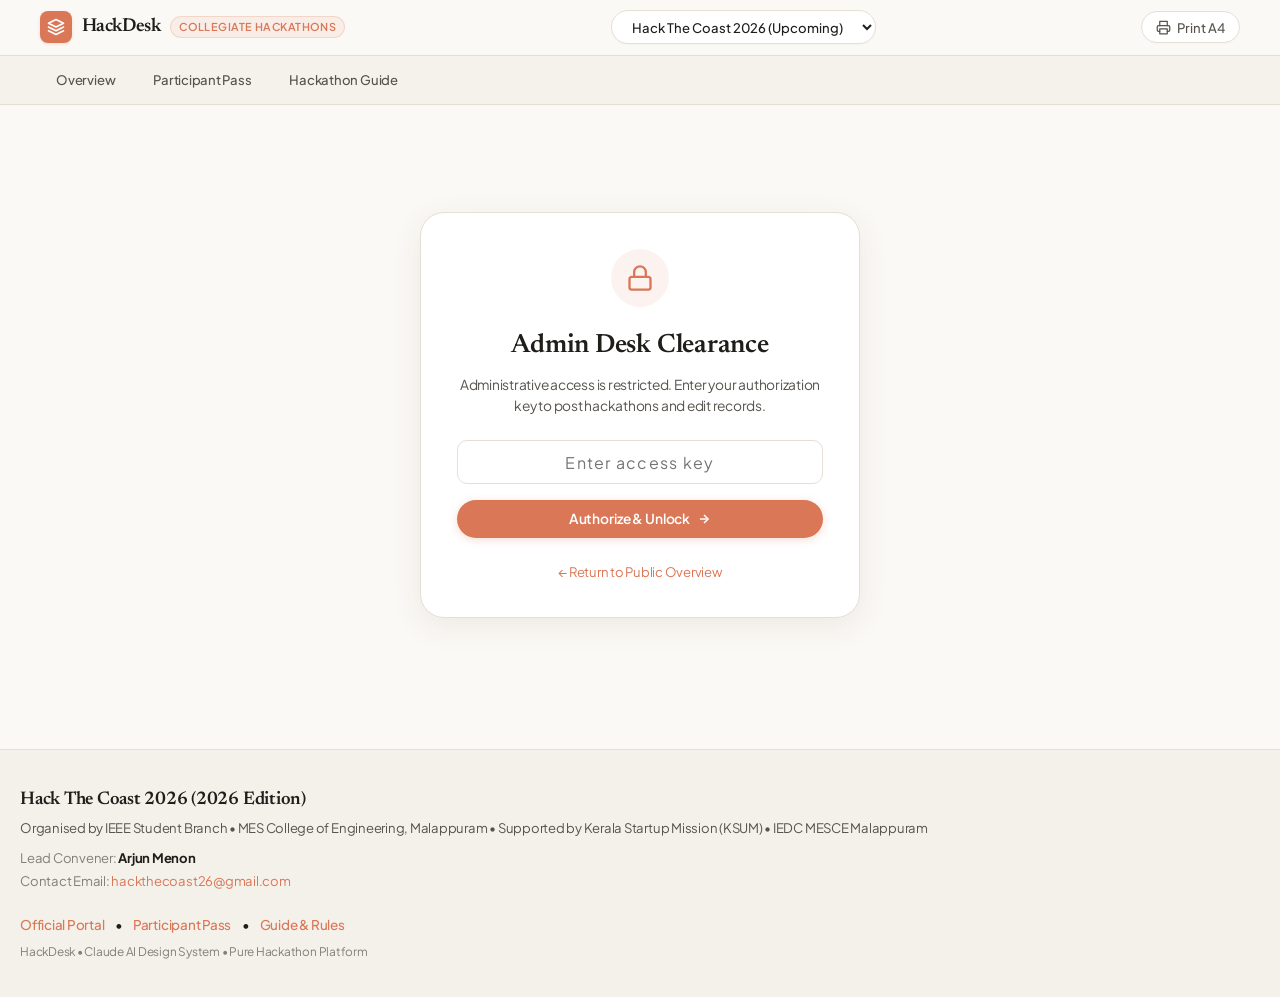
<file: admin/index.html>
<!DOCTYPE html>
<html lang="en">
<head>
  <meta charset="utf-8">
  <title>Admin Desk Security Gate</title>
  <meta name="viewport" content="width=device-width, initial-scale=1.0">
  <script>
    // Seamlessly forward to root hash router admin clearance screen
    window.location.replace('../#/admin');
  </script>
</head>
<body style="background:#000;color:#fff;font-family:sans-serif;display:flex;align-items:center;justify-content:center;height:100vh;margin:0;">
  <p>Authenticating clearance...</p>
</body>
</html>
</file>
